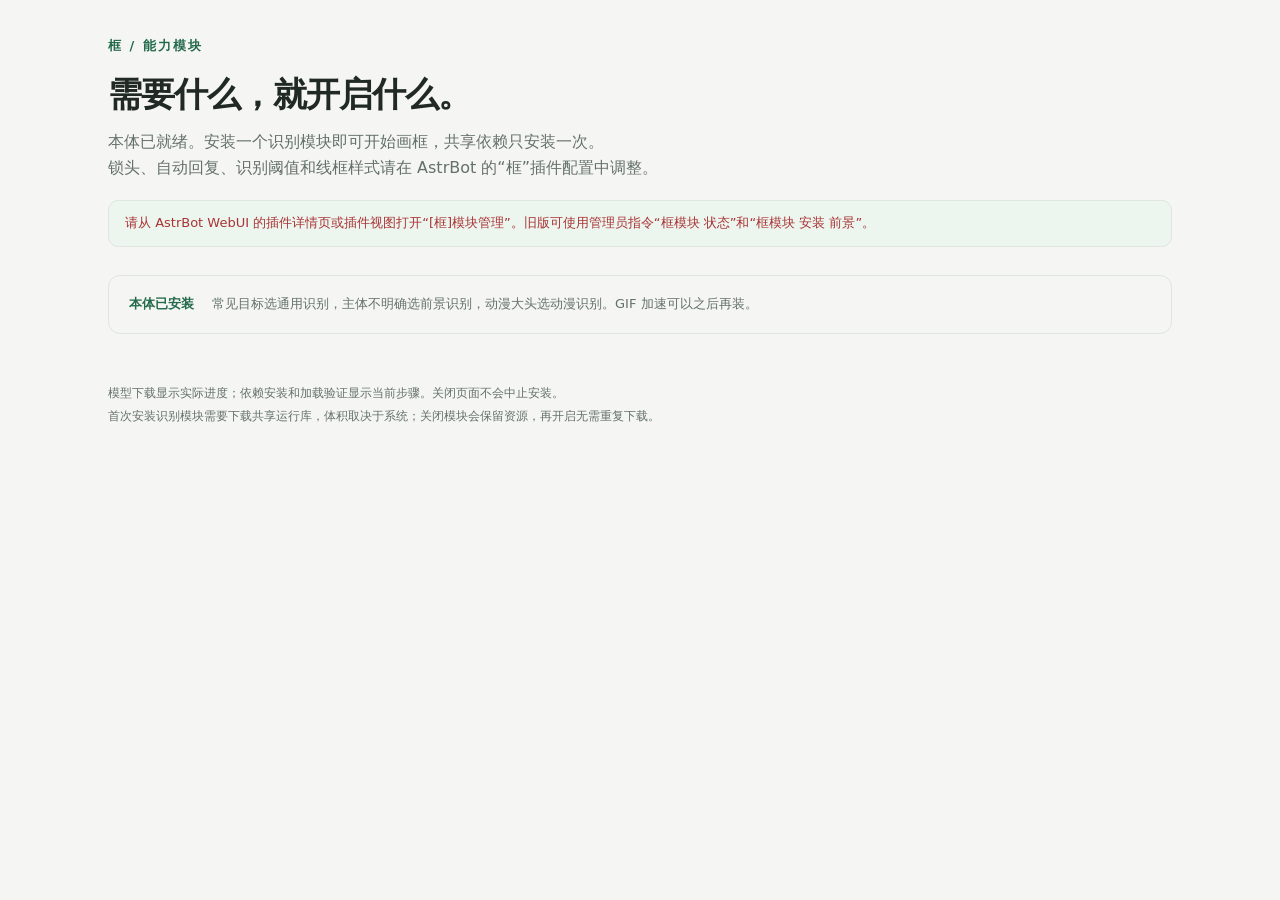
<file: pages/modules/index.html>
<!doctype html>
<html lang="zh-CN">
<head>
  <meta charset="utf-8">
  <meta name="viewport" content="width=device-width, initial-scale=1">
  <title>[框]模块管理</title>
  <link rel="stylesheet" href="./style.css">
  <script type="module" src="./app.js"></script>
</head>
<body>
  <main>
    <header>
      <div class="eyebrow">框 / 能力模块</div>
      <h1>需要什么，就开启什么。</h1>
      <p>本体已就绪。安装一个识别模块即可开始画框，共享依赖只安装一次。</p>
      <p>锁头、自动回复、识别阈值和线框样式请在 AstrBot 的“框”插件配置中调整。</p>
    </header>
    <div id="notice" role="status" aria-live="polite" hidden></div>
    <section class="guide" aria-label="安装说明">
      <span class="core-badge">本体已安装</span>
      <p>常见目标选通用识别，主体不明确选前景识别，动漫大头选动漫识别。GIF 加速可以之后再装。</p>
    </section>
    <section id="modules" class="grid" aria-label="能力模块" aria-busy="true"></section>
    <footer>
      模型下载显示实际进度；依赖安装和加载验证显示当前步骤。关闭页面不会中止安装。<br>
      首次安装识别模块需要下载共享运行库，体积取决于系统；关闭模块会保留资源，再开启无需重复下载。
    </footer>
  </main>
  <template id="module-card">
    <article class="card">
      <div class="card-top"><span class="module-number"></span><span class="badge"></span></div>
      <h2></h2><p class="description"></p><p class="size"></p>
      <div class="progress-area" hidden>
        <div class="steps" aria-label="安装阶段"><span>依赖安装</span><span>模型下载</span><span>加载验证</span></div>
        <progress max="100" aria-label="安装进度"></progress>
        <div class="progress-label" aria-live="polite"></div>
      </div>
      <p class="message"></p>
      <div class="actions"><button type="button" class="primary"></button></div>
      <details class="download-options" hidden><summary>下载选项</summary><form class="settings"></form></details>
      <details class="logs" hidden><summary>安装日志</summary><pre></pre></details>
    </article>
  </template>
</body>
</html>
</file>
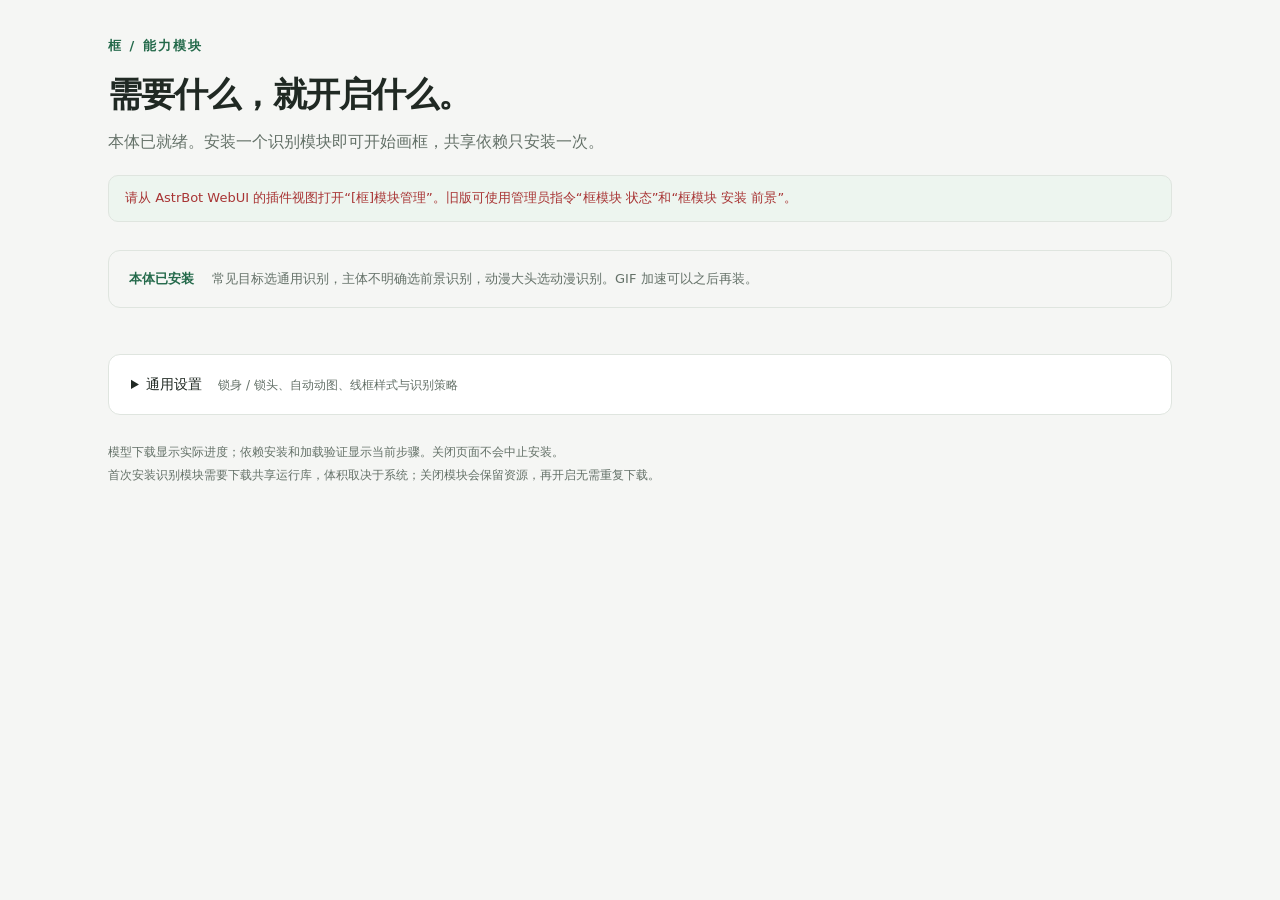
<file: views/modules/index.html>
<!doctype html>
<html lang="zh-CN">
<head>
  <meta charset="utf-8">
  <meta name="viewport" content="width=device-width, initial-scale=1">
  <title>[框]模块管理</title>
  <link rel="stylesheet" href="./style.css">
  <script type="module" src="./app.js"></script>
</head>
<body>
  <main>
    <header>
      <div class="eyebrow">框 / 能力模块</div>
      <h1>需要什么，就开启什么。</h1>
      <p>本体已就绪。安装一个识别模块即可开始画框，共享依赖只安装一次。</p>
    </header>
    <div id="notice" role="status" aria-live="polite" hidden></div>
    <section class="guide" aria-label="安装说明">
      <span class="core-badge">本体已安装</span>
      <p>常见目标选通用识别，主体不明确选前景识别，动漫大头选动漫识别。GIF 加速可以之后再装。</p>
    </section>
    <section id="modules" class="grid" aria-label="能力模块" aria-busy="true"></section>
    <details id="common" class="common">
      <summary>通用设置 <span>锁身 / 锁头、自动动图、线框样式与识别策略</span></summary>
      <form class="settings" data-module="common"></form>
    </details>
    <footer>
      模型下载显示实际进度；依赖安装和加载验证显示当前步骤。关闭页面不会中止安装。<br>
      首次安装识别模块需要下载共享运行库，体积取决于系统；关闭模块会保留资源，再开启无需重复下载。
    </footer>
  </main>
  <template id="module-card">
    <article class="card">
      <div class="card-top"><span class="module-number"></span><span class="badge"></span></div>
      <h2></h2><p class="description"></p><p class="size"></p>
      <div class="progress-area" hidden>
        <div class="steps" aria-label="安装阶段"><span>依赖安装</span><span>模型下载</span><span>加载验证</span></div>
        <progress max="100" aria-label="安装进度"></progress>
        <div class="progress-label" aria-live="polite"></div>
      </div>
      <p class="message"></p>
      <div class="actions"><button type="button" class="primary"></button></div>
      <details class="module-settings" hidden><summary>模块设置</summary><form class="settings"></form></details>
      <details class="logs" hidden><summary>安装日志</summary><pre></pre></details>
    </article>
  </template>
</body>
</html>
</file>
<file: pages/modules/style.css>
:root { color-scheme: light; --bg:#f5f6f4; --surface:#fff; --text:#202923; --muted:#647168; --border:#dfe5df; --accent:#246a4b; --soft:#edf5ef; --error:#a83434; }
:root[data-dark="true"] { color-scheme:dark; --bg:#141a17; --surface:#1c2520; --text:#e5eee7; --muted:#a4b5a8; --border:#35443a; --accent:#8cd5a8; --soft:#23392c; --error:#ffaaa5; }
* { box-sizing:border-box; }
body { margin:0; background:var(--bg); color:var(--text); font-family:system-ui,-apple-system,"Segoe UI",sans-serif; line-height:1.6; }
main { max-width:1120px; padding:36px 28px; margin:auto; }
.eyebrow { color:var(--accent); font-size:13px; font-weight:650; letter-spacing:2px; }
h1 { margin:10px 0 8px; font-size:clamp(24px,4vw,34px); letter-spacing:-1px; }
header p, footer { color:var(--muted); }
header p { margin:0; }
.guide { display:flex; align-items:center; gap:18px; margin:28px 0 22px; padding:18px 20px; border:1px solid var(--border); border-radius:12px; }
.guide p { margin:0; font-size:13px; color:var(--muted); }
.core-badge { white-space:nowrap; color:var(--accent); font-size:13px; font-weight:650; }
.grid { display:grid; grid-template-columns:repeat(2,minmax(0,1fr)); gap:18px; }
.card { padding:24px; background:var(--surface); border:1px solid var(--border); border-radius:16px; min-width:0; }
.card-top { display:flex; align-items:center; justify-content:space-between; }
.module-number { color:var(--muted); font:13px ui-monospace,monospace; }
.badge { border-radius:20px; background:var(--bg); color:var(--muted); padding:3px 10px; font-size:12px; }
.badge.enabled { background:var(--soft); color:var(--accent); }
.badge.failed { color:var(--error); }
h2 { margin:15px 0 6px; font-size:22px; }
.description { font-size:14px; margin:0; }
.size { color:var(--muted); font-size:12px; min-height:20px; margin:12px 0 0; }
.message { font-size:13px; color:var(--muted); overflow-wrap:anywhere; }
.message.error { color:var(--error); }
.actions { margin-top:20px; }
button { font:inherit; font-size:14px; border-radius:8px; padding:9px 16px; border:1px solid var(--border); cursor:pointer; }
button.primary { background:var(--accent); color:var(--surface); border-color:var(--accent); }
button.secondary { background:var(--surface); color:var(--muted); }
button:disabled { opacity:.55; cursor:wait; }
button:focus-visible, summary:focus-visible { outline:3px solid var(--accent); outline-offset:3px; }
.progress-area { margin-top:20px; }
.steps { display:flex; justify-content:space-between; color:var(--muted); font-size:11px; margin-bottom:7px; }
.steps .current { color:var(--accent); font-weight:700; }
progress { width:100%; height:7px; accent-color:var(--accent); display:block; border-radius:6px; }
.progress-label { font-size:12px; color:var(--muted); margin-top:8px; font-variant-numeric:tabular-nums; }
details { margin-top:18px; border-top:1px solid var(--border); padding-top:14px; }
summary { cursor:pointer; font-size:13px; color:var(--muted); }
pre { background:var(--bg); padding:12px; border-radius:6px; font-size:11px; max-height:220px; overflow:auto; white-space:pre-wrap; overflow-wrap:anywhere; }
.settings { padding-top:10px; }
.field { display:block; margin:12px 0; font-size:13px; }
.field-title { display:block; margin-bottom:5px; }
.field small { display:block; color:var(--muted); margin-top:4px; line-height:1.5; }
input:not([type="checkbox"]) { font:inherit; color:var(--text); background:var(--bg); border:1px solid var(--border); border-radius:6px; padding:7px 9px; width:100%; }
input[type="checkbox"] { accent-color:var(--accent); width:17px; height:17px; }
#notice { background:var(--soft); border:1px solid var(--border); padding:12px 16px; margin-top:20px; border-radius:10px; font-size:13px; overflow-wrap:anywhere; }
#notice.error { color:var(--error); }
footer { margin-top:26px; font-size:12px; line-height:1.9; }
[hidden] { display:none !important; }
@media(max-width:640px) { main { padding:24px 16px; } .grid { grid-template-columns:1fr; } .guide { align-items:flex-start; flex-direction:column; gap:6px; } .card { padding:20px; } }
</file>
<file: views/modules/style.css>
:root { color-scheme: light; --bg:#f5f6f4; --surface:#fff; --text:#202923; --muted:#647168; --border:#dfe5df; --accent:#246a4b; --soft:#edf5ef; --error:#a83434; }
:root[data-dark="true"] { color-scheme:dark; --bg:#141a17; --surface:#1c2520; --text:#e5eee7; --muted:#a4b5a8; --border:#35443a; --accent:#8cd5a8; --soft:#23392c; --error:#ffaaa5; }
* { box-sizing:border-box; }
body { margin:0; background:var(--bg); color:var(--text); font-family:system-ui,-apple-system,"Segoe UI",sans-serif; line-height:1.6; }
main { max-width:1120px; padding:36px 28px; margin:auto; }
.eyebrow { color:var(--accent); font-size:13px; font-weight:650; letter-spacing:2px; }
h1 { margin:10px 0 8px; font-size:clamp(24px,4vw,34px); letter-spacing:-1px; }
header p, footer { color:var(--muted); }
header p { margin:0; }
.guide { display:flex; align-items:center; gap:18px; margin:28px 0 22px; padding:18px 20px; border:1px solid var(--border); border-radius:12px; }
.guide p { margin:0; font-size:13px; color:var(--muted); }
.core-badge { white-space:nowrap; color:var(--accent); font-size:13px; font-weight:650; }
.grid { display:grid; grid-template-columns:repeat(2,minmax(0,1fr)); gap:18px; }
.card { padding:24px; background:var(--surface); border:1px solid var(--border); border-radius:16px; min-width:0; }
.card-top { display:flex; align-items:center; justify-content:space-between; }
.module-number { color:var(--muted); font:13px ui-monospace,monospace; }
.badge { border-radius:20px; background:var(--bg); color:var(--muted); padding:3px 10px; font-size:12px; }
.badge.enabled { background:var(--soft); color:var(--accent); }
.badge.failed { color:var(--error); }
h2 { margin:15px 0 6px; font-size:22px; }
.description { font-size:14px; margin:0; }
.size { color:var(--muted); font-size:12px; min-height:20px; margin:12px 0 0; }
.message { font-size:13px; color:var(--muted); overflow-wrap:anywhere; }
.message.error { color:var(--error); }
.actions { margin-top:20px; }
button { font:inherit; font-size:14px; border-radius:8px; padding:9px 16px; border:1px solid var(--border); cursor:pointer; }
button.primary { background:var(--accent); color:var(--surface); border-color:var(--accent); }
button.secondary { background:var(--surface); color:var(--muted); }
button:disabled { opacity:.55; cursor:wait; }
button:focus-visible, summary:focus-visible { outline:3px solid var(--accent); outline-offset:3px; }
.progress-area { margin-top:20px; }
.steps { display:flex; justify-content:space-between; color:var(--muted); font-size:11px; margin-bottom:7px; }
.steps .current { color:var(--accent); font-weight:700; }
progress { width:100%; height:7px; accent-color:var(--accent); display:block; border-radius:6px; }
.progress-label { font-size:12px; color:var(--muted); margin-top:8px; font-variant-numeric:tabular-nums; }
details { margin-top:18px; border-top:1px solid var(--border); padding-top:14px; }
summary { cursor:pointer; font-size:13px; color:var(--muted); }
.common { background:var(--surface); border:1px solid var(--border); border-radius:12px; padding:18px 22px; margin-top:24px; }
.common summary { color:var(--text); font-size:14px; }
.common summary span { color:var(--muted); margin-left:12px; font-size:12px; }
pre { background:var(--bg); padding:12px; border-radius:6px; font-size:11px; max-height:220px; overflow:auto; white-space:pre-wrap; overflow-wrap:anywhere; }
.settings { padding-top:10px; }
.field { display:block; margin:12px 0; font-size:13px; }
.field-title { display:block; margin-bottom:5px; }
.field small { display:block; color:var(--muted); margin-top:4px; line-height:1.5; }
input:not([type="checkbox"]), select { font:inherit; color:var(--text); background:var(--bg); border:1px solid var(--border); border-radius:6px; padding:7px 9px; width:100%; }
input[type="checkbox"] { accent-color:var(--accent); width:17px; height:17px; }
#notice { background:var(--soft); border:1px solid var(--border); padding:12px 16px; margin-top:20px; border-radius:10px; font-size:13px; overflow-wrap:anywhere; }
#notice.error { color:var(--error); }
footer { margin-top:26px; font-size:12px; line-height:1.9; }
[hidden] { display:none !important; }
@media(max-width:640px) { main { padding:24px 16px; } .grid { grid-template-columns:1fr; } .guide { align-items:flex-start; flex-direction:column; gap:6px; } .card { padding:20px; } .common summary span { display:block; margin-left:0; } }
</file>
